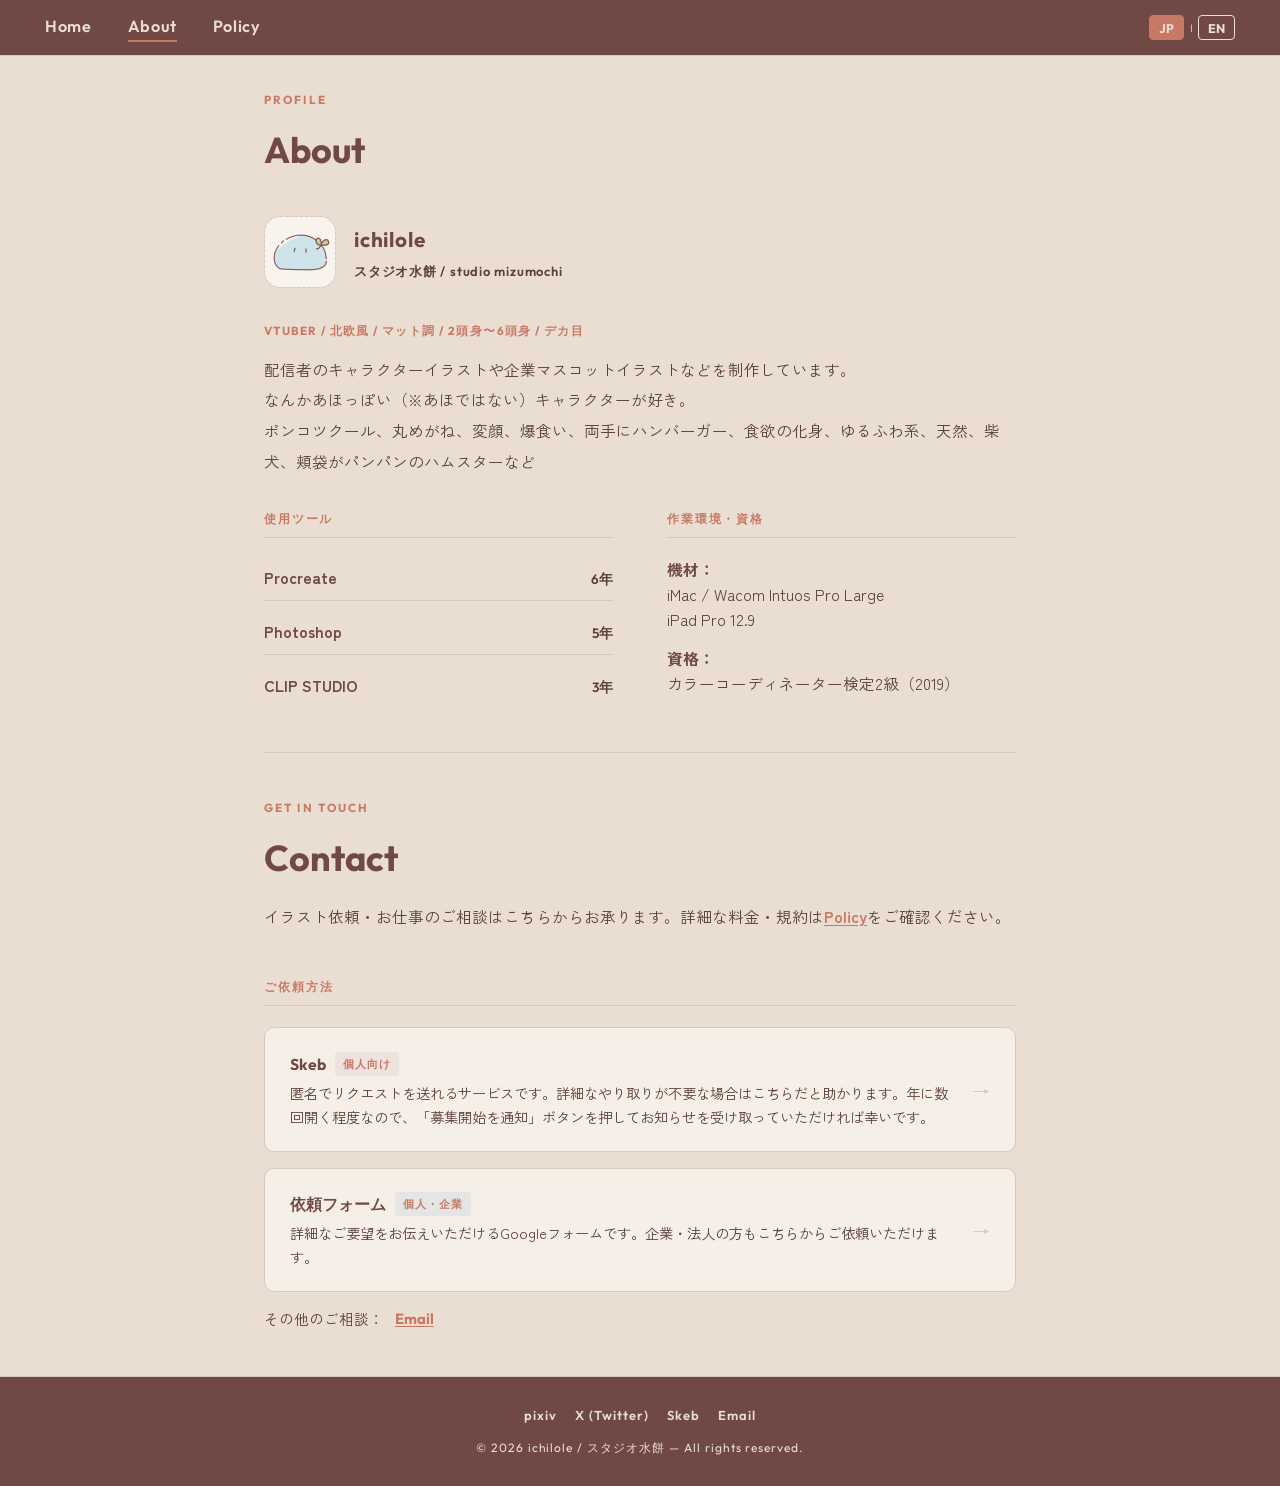
<file: about/index.html>
<!DOCTYPE html>
<html lang="ja">
<head>
<meta charset="UTF-8">
<meta name="viewport" content="width=device-width, initial-scale=1.0">
<meta name="color-scheme" content="only light">
<title>About — ichilole</title>
<meta name="description" content="いちろれ（スタジオ水餅）のプロフィール。VTuber・配信者キャラクター、企業マスコットなどのイラスト制作を承っております。">
<!-- ============================================================
  OGP（SNSシェア時のカード表示）
============================================================ -->
<meta property="og:type"        content="website">
<meta property="og:title"       content="About — ichilole / studio mizumochi">
<meta property="og:description" content="いちろれ / スタジオ水餅のプロフィールと制作スタイル">
<meta property="og:url"         content="https://ichilole.com/about/">
<meta property="og:image"       content="https://ichilole.com/images/og.webp">
<meta property="og:image:type"  content="image/webp">
<meta name="twitter:card"       content="summary_large_image">
<link rel="apple-touch-icon" sizes="180x180" href="/images/favicon/apple-touch-icon.png">
<link rel="icon" type="image/png" sizes="32x32" href="/images/favicon/favicon-32x32.png">
<link rel="icon" type="image/png" sizes="16x16" href="/images/favicon/favicon-16x16.png">
<link rel="manifest" href="/images/favicon/site.webmanifest">
<link rel="preconnect" href="https://fonts.googleapis.com">
<link href="https://fonts.googleapis.com/css2?family=Outfit:wght@400;600;700&family=Zen+Kaku+Gothic+New:wght@400;700&display=swap" rel="stylesheet">
<link rel="stylesheet" href="/style.css">
<style>
*, *::before, *::after { margin: 0; padding: 0; box-sizing: border-box; }

/* iOS Safari が横画面で本文を自動拡大する挙動を無効化（100%固定）*/
html {
  -webkit-text-size-adjust: 100%;
  text-size-adjust: 100%;
}

body {
  font-family: 'Zen Kaku Gothic New', sans-serif;
  background: var(--bg2); color: var(--brown);
  min-height: 100vh; line-height: 1.7;
}

/* ============================================================
  ナビゲーション
============================================================ */
nav {
  position: fixed; top: 0; left: 0; right: 0; z-index: 110;
  background: var(--brown); height: 56px; padding: 0 2.5rem;
  display: flex; align-items: center; justify-content: space-between;
  border-bottom: 1px solid var(--bg3);
}
.nav-center {
  display: flex; gap: 2rem;
}
.nav-center a {
  font-family: 'Outfit', sans-serif; font-size: 0.90rem; font-weight: 600;
  letter-spacing: 0.04em; text-decoration: none; color: var(--bg2);
  padding-bottom: 0px; border-bottom: 2px solid transparent;
  transition: color 0.15s, border-color 0.15s;
}
.nav-center a:hover { color: var(--main); }
.nav-center a.active { color: var(--bg2); border-bottom-color: var(--main); }
.nav-lang { display: flex; gap: 0.3rem; align-items: center; }
.lang-btn {
  font-family: 'Outfit', sans-serif; font-size: 0.7rem; font-weight: 700;
  background: none; border: 1.5px solid var(--bg2); cursor: pointer;
  color: var(--bg2); padding: 0.18rem 0.5rem; border-radius: 4px;
  transition: background 0.15s, color 0.15s, border-color 0.15s;
}
.lang-btn.active { background: var(--main); color: var(--bg2); border-color: var(--main); }
.lang-sep { font-size: 0.6rem; color: var(--bg2); }

@media (max-width: 640px) {
  nav { padding: 0 1.25rem; }
  /* ロゴ削除に伴い、ナビは左寄せ・JP/EN は右（space-between）。項目間隔を詰める */
  .nav-center { gap: 1.1rem; }
  .outer { padding: 4.5rem 1.25rem 3rem; }
  .about-grid { grid-template-columns: 1fr; gap: 1.8rem; }
}

/* 極小幅（〜380px）：ナビと JP/EN が干渉しないよう少しだけ縮める */
@media (max-width: 380px) {
  nav { padding: 0 0.9rem; }
  .nav-center { gap: 0.8rem; }
  .nav-center a { font-size: 0.85rem; }
}

/* ============================================================
  メインコンテンツ
============================================================ */
.outer {
  max-width: 860px; margin: 0 auto;
  padding: 5rem 3rem 2.5rem;
}

.sec-eyebrow {
  font-family: 'Outfit', sans-serif; font-size: 0.65rem; font-weight: 700;
  letter-spacing: 0.18em; text-transform: uppercase;
  color: var(--main); margin-bottom: 0.5rem;
}
.sec-title {
  font-family: 'Outfit', sans-serif; font-size: 2rem; font-weight: 700;
  color: var(--brown); margin-bottom: 2rem;
}

/* ============================================================
  プロフィールヘッダー
============================================================ */
.profile-header {
  /* 区切り線・余白なし（名前ブロックとキャッチコピーの間隔と揃える） */
}

/* アイコン＋名前の横並びブロック */
.profile-name-block {
  display: flex;
  align-items: center;
  gap: 1rem;
  margin-bottom: 1.8rem;
}

.profile-icon {
  width: 72px; height: 72px;
  border-radius: 16px;
  overflow: hidden;
  flex-shrink: 0;
  background: var(--bg2);
  border: 1.5px dashed var(--bg3);
  display: flex; align-items: center; justify-content: center;
}
.profile-icon img {
  width: 100%; height: 100%; object-fit: cover; display: block;
}

.profile-name {
  font-family: 'Outfit', sans-serif; font-size: 1.15rem; font-weight: 700;
  color: var(--brown); letter-spacing: 0.04em;
  margin-bottom: 0.2rem;
}
.profile-name-sub {
  font-family: 'Outfit', sans-serif; font-size: 0.72rem; font-weight: 600;
  color: var(--brown2); letter-spacing: 0.06em;
}

.about-catch {
  font-size: 0.87rem; color: var(--brown2);
  line-height: 1.95;
  margin-bottom: 1.8rem;
}
.about-catch strong {
  display: block;
  font-family: 'Outfit', sans-serif;
  font-size: 0.65rem; font-weight: 700;
  letter-spacing: 0.12em; text-transform: uppercase;
  color: var(--main);
  margin-bottom: 0.65rem;
}

/* ============================================================
  グリッドレイアウト（ツール・環境）
============================================================ */
.about-grid {
  display: grid; grid-template-columns: 1fr 1fr;
  gap: 3rem; margin-bottom: 2.5rem;
}
.about-block-title {
  font-family: 'Outfit', sans-serif; font-size: 0.65rem; font-weight: 700;
  letter-spacing: 0.16em; text-transform: uppercase;
  color: var(--main); margin-bottom: 1.1rem;
  padding-bottom: 0.4rem; border-bottom: 1px solid var(--bg3);
}

/* ============================================================
  ツールリスト（文字のみ）
============================================================ */
.tool-list { display: flex; flex-direction: column; gap: 0.55rem; }
.tool-item {
  display: flex; align-items: baseline;
  justify-content: space-between;
  padding: 0.45rem 0;
  border-bottom: 1px solid var(--bg3);
}
.tool-item:last-child { border-bottom: none; }
.tool-name { font-size: 0.87rem; font-weight: 700; color: var(--brown); }
.tool-years {
  font-family: 'Outfit', sans-serif; font-size: 0.75rem;
  font-weight: 600; color: var(--brown2);
}

/* ============================================================
  環境・資格
============================================================ */
.env-list { display: flex; flex-direction: column; gap: 0.75rem; }
.env-item { font-size: 0.87rem; color: var(--brown2); line-height: 1.6; }
.env-item strong { color: var(--brown); font-weight: 700; }

/* ============================================================
  Contactセクション（区切り）
============================================================ */
.contact-section {
  margin-top: 0;
  padding-top: 2.5rem;
  border-top: 1px solid var(--bg3);
}
.contact-section .sec-title {
  margin-bottom: 0.8rem;
}

.intro {
  font-size: 0.87rem; color: var(--brown2);
  line-height: 1.85; margin-bottom: 2.5rem;
}
.intro a {
  color: var(--main); font-weight: 700;
  text-decoration: underline; text-underline-offset: 2px;
}

/* 依頼方法カード */
.method-section-title {
  font-family: 'Outfit', sans-serif; font-size: 0.65rem; font-weight: 700;
  letter-spacing: 0.18em; text-transform: uppercase;
  color: var(--main);
  padding-bottom: 0.45rem; margin-bottom: 1.2rem;
  border-bottom: 1px solid var(--bg3);
}
.method-cards { display: flex; flex-direction: column; gap: 0.85rem; margin-bottom: 0.75rem; }

.method-card {
  background: var(--bg); border: 1.5px solid var(--bg3);
  border-radius: 10px; padding: 1.25rem 1.4rem;
  display: flex; align-items: flex-start; gap: 1.1rem;
  text-decoration: none; color: inherit;
  transition: border-color 0.15s, box-shadow 0.15s, transform 0.12s;
  cursor: pointer;
}
.method-card:hover {
  border-color: var(--main);
  box-shadow: 0 2px 12px rgba(197, 124, 108, 0.12);
  transform: translateY(-1px);
}
.method-card-body { flex: 1; min-width: 0; }
.method-card-name {
  font-family: 'Outfit', sans-serif; font-size: 0.87rem; font-weight: 700;
  color: var(--brown); margin-bottom: 0.2rem;
  display: flex; align-items: center; gap: 0.5rem;
}
.method-card-tag {
  font-family: 'Outfit', sans-serif; font-size: 0.6rem; font-weight: 700;
  letter-spacing: 0.08em; text-transform: uppercase;
  background: var(--pink-l); color: var(--main);
  padding: 0.15rem 0.45rem; border-radius: 3px;
}
.method-card.blue .method-card-tag { background: var(--blue-l); color: var(--main); }
.method-card-desc {
  font-size: 0.8rem; color: var(--brown2); line-height: 1.65;
}
.method-card-arrow {
  color: var(--bg3); font-size: 1rem; flex-shrink: 0;
  align-self: center; transition: color 0.15s, transform 0.15s;
}
.method-card:hover .method-card-arrow { color: var(--main); transform: translateX(2px); }

/* メールリンク */
.email-row {
  display: flex; align-items: center; gap: 0.6rem;
  font-size: 0.82rem; color: var(--brown2);
  margin-top: 0.5rem;
}
.email-row a {
  color: var(--main); font-weight: 700;
  text-decoration: underline; text-underline-offset: 2px;
  font-family: 'Outfit', sans-serif;
}

@media (max-width: 640px) {
  .method-card { padding: 1rem 1.1rem; gap: 0.85rem; }
}

/* ============================================================
  フッター
============================================================ */
footer {
  text-align: center; padding: 1.5rem;
  background: var(--brown);
  border-top: 1px solid var(--bg3);
  font-family: 'Outfit', sans-serif;
  font-size: 0.67rem; letter-spacing: 0.08em; color: var(--bg2);
}
.footer-sns {
  display: flex; justify-content: center;
  flex-wrap: wrap; gap: 1rem; margin-bottom: 0.7rem;
}
.footer-sns a {
  font-family: 'Outfit', sans-serif; font-size: 0.72rem; font-weight: 600;
  color: var(--bg2); text-decoration: none; transition: color 0.15s;
}
.footer-sns a:hover { color: var(--main); }
</style>
</head>
<body>

<nav>
  <div class="nav-center">
    <a href="/">Home</a>
    <a class="active" href="/about/">About</a>
    <a href="/policy/">Policy</a>
  </div>
  <div class="nav-lang">
    <button class="lang-btn active" id="btn-ja" onclick="setLang('ja')">JP</button>
    <span class="lang-sep">|</span>
    <button class="lang-btn"        id="btn-en" onclick="setLang('en')">EN</button>
  </div>
</nav>

<div class="outer">
  <div class="sec-eyebrow">Profile</div>
  <div class="sec-title">About</div>

  <!-- プロフィールヘッダー -->
  <div class="profile-header">
    <div class="profile-text">

      <!-- アイコン＋名前ブロック -->
      <div class="profile-name-block">

        <div class="profile-icon">
          <img src="/images/abouticon.png" alt="ichilole アイコン">
        </div>

        <!-- 名前テキスト -->
        <div>
          <div class="profile-name">ichilole</div>
          <div class="profile-name-sub">スタジオ水餅 / studio mizumochi</div>
        </div>
      </div>

      <!-- キャッチコピー -->
      <div class="about-catch" id="aboutCatch"></div>
    </div>
  </div>

  <!-- ツール・環境グリッド -->
  <div class="about-grid">
    <!-- 使用ツール -->
    <div>
      <div class="about-block-title" id="toolsLabel">使用ツール</div>
      <div class="tool-list">
        <!--
          ▼▼▼ ツール・経験年数を変更する場合 ▼▼▼
          tool-name と tool-years のテキストを書き換えてください
        -->
        <div class="tool-item">
          <span class="tool-name">Procreate</span>
          <span class="tool-years" id="proc-yr">6年</span>
        </div>
        <div class="tool-item">
          <span class="tool-name">Photoshop</span>
          <span class="tool-years" id="ps-yr">5年</span>
        </div>
        <div class="tool-item">
          <span class="tool-name">CLIP STUDIO</span>
          <span class="tool-years" id="csp-yr">3年</span>
        </div>
      </div>
    </div>

    <!-- 作業環境・資格 -->
    <div>
      <div class="about-block-title" id="envLabel">作業環境・資格</div>
      <div class="env-list">
        <div class="env-item">
          <strong id="deviceLabel">機材：</strong><br>iMac / Wacom Intuos Pro Large<br>iPad Pro 12.9
        </div>
        <div class="env-item">
          <strong id="qualLabel">資格：</strong><br>
          <span id="qualText">カラーコーディネーター検定2級（2019）</span>
        </div>
      </div>
    </div>
  </div>

  <!-- ============================================================
    Contactセクション（旧 contact/index.html から統合）
  ============================================================ -->
  <div class="contact-section">
    <div class="sec-eyebrow">Get in Touch</div>
    <h2 class="sec-title" id="contactTitle">Contact</h2>
    <p class="intro" id="introText"></p>

    <!-- 依頼方法 -->
    <div class="method-section-title" id="methodTitle">ご依頼方法</div>
    <div class="method-cards">

      <!-- Skeb -->
      <a class="method-card" href="https://skeb.jp/@ichilole" target="_blank" rel="noopener">
        <div class="method-card-body">
          <div class="method-card-name">
            Skeb
            <span class="method-card-tag" id="skebTag">個人向け</span>
          </div>
          <p class="method-card-desc" id="skebDesc"></p>
        </div>
        <div class="method-card-arrow">→</div>
      </a>

      <!-- Googleフォーム -->
      <a class="method-card blue" href="https://docs.google.com/forms/d/e/1FAIpQLSf21X2YyK_ejuo0bX0wreG9IrnfB2-KlF3X2YNqGFd21tinuA/viewform?usp=header" target="_blank" rel="noopener">
        <div class="method-card-body">
          <div class="method-card-name">
            <span id="formCardName">依頼フォーム</span>
            <span class="method-card-tag" id="formTag">個人・企業</span>
          </div>
          <p class="method-card-desc" id="formDesc"></p>
        </div>
        <div class="method-card-arrow">→</div>
      </a>

    </div>

    <!-- メール -->
    <div class="email-row">
      <span id="emailLabel">その他のご相談：</span>
      <a id="emailLink" href="#">Email</a>
    </div>
  </div>
</div>

<footer>
  <div class="footer-sns" id="footerSns"></div>
  <div>© <span id="year"></span> ichilole / スタジオ水餅 — All rights reserved.</div>
</footer>

<script>
/* ----------------------------------------------------------
  ▼▼▼ SNSリンクの設定 ▼▼▼
  href にURLを入れてください
---------------------------------------------------------- */
const SNS_LINKS = [
  { label_ja: 'pixiv',       label_en: 'pixiv',       href: 'https://pixiv.me/ichilolule' },
  { label_ja: 'X (Twitter)', label_en: 'X (Twitter)', href: 'https://x.com/ichilole' },
  { label_ja: 'Skeb',        label_en: 'Skeb',        href: 'https://skeb.jp/@ichilole' },
  { label_ja: 'Email',       label_en: 'Email',       href: 'mailto:' + 'contact' + '@' + 'ichilole.com' },
];

/* ----------------------------------------------------------
  言語テキスト定義
  ▼▼▼ テキストを変更したい場合はここを編集してください ▼▼▼
---------------------------------------------------------- */
const LANG = {
  ja: {
    aboutCatch:
      '<strong>VTuber / 北欧風 / マット調 / 2頭身〜6頭身 / デカ目</strong>' +
      '配信者のキャラクターイラストや企業マスコットイラストなどを制作しています。<br>' +
      'なんかあほっぽい（※あほではない）キャラクターが好き。<br>' +
      'ポンコツクール、丸めがね、変顔、爆食い、両手にハンバーガー、食欲の化身、ゆるふわ系、天然、柴犬、頬袋がパンパンのハムスターなど',
    toolsLabel:   '使用ツール',
    envLabel:     '作業環境・資格',
    deviceLabel:  '機材：',
    qualLabel:    '資格：',
    qualText:     'カラーコーディネーター検定2級（2019）',
    procYr: '6年', psYr: '5年', cspYr: '3年',

    /* Contact セクション */
    contactTitle: 'Contact',
    introText:    'イラスト依頼・お仕事のご相談はこちらからお承ります。詳細な料金・規約は<a href="/policy/">Policy</a>をご確認ください。',
    methodTitle:  'ご依頼方法',
    skebTag:      '個人向け',
    skebDesc:     '匿名でリクエストを送れるサービスです。詳細なやり取りが不要な場合はこちらだと助かります。年に数回開く程度なので、「募集開始を通知」ボタンを押してお知らせを受け取っていただければ幸いです。',
    formCardName: '依頼フォーム',
    formTag:      '個人・企業',
    formDesc:     '詳細なご要望をお伝えいただけるGoogleフォームです。企業・法人の方もこちらからご依頼いただけます。',
    emailLabel:   'その他のご相談：',
  },
  en: {
    aboutCatch:
      '<strong>VTuber / Nordic / Matte / 2–6 heads tall / Big anime eyes</strong>' +
      'Creating character illustrations for streamers and corporate mascots.<br>' +
      "I'm drawn to characters who come across as a little dopey (though they're really not).<br>" +
      'soft and fluffy types, airheads, cool-looking disasters, round glasses, silly faces, shiba inu, excessive eating, hamburgers in both hands, the physical embodiment of appetite, hamsters with cheeks so full they start looking like hammerhead sharks',
    toolsLabel:   'Tools',
    envLabel:     'Setup & Credentials',
    deviceLabel:  'Device: ',
    qualLabel:    'Qualification: ',
    qualText:     'Color Coordinator Exam Level 2 (2019)',
    procYr: '6 yr', psYr: '5 yr', cspYr: '3 yr',

    /* Contact section */
    contactTitle: 'Contact',
    introText:    'For illustration commissions and project inquiries, please reach out via one of the options below. For full pricing and terms, please see the <a href="/policy/">Policy</a> page.',
    methodTitle:  'How to Commission',
    skebTag:      'Personal',
    skebDesc:     'Send an anonymous request via Skeb — ideal if you prefer minimal back-and-forth. I open Skeb only a few times a year, so tapping the "Notify me" button is the best way to catch the next opening.',
    formCardName: 'Commission Form',
    formTag:      'Personal · Corporate',
    formDesc:     'A detailed Google Form for sharing your full request. Suitable for both personal and corporate clients.',
    emailLabel:   'Other inquiries:',
  },
};

/* ----------------------------------------------------------
  言語切り替え
---------------------------------------------------------- */
function setLang(lang) {
  localStorage.setItem('lang', lang);
  const t = LANG[lang];

  document.getElementById('btn-ja').classList.toggle('active', lang === 'ja');
  document.getElementById('btn-en').classList.toggle('active', lang === 'en');

  /* About 既存要素 */
  document.getElementById('aboutCatch').innerHTML          = t.aboutCatch;
  document.getElementById('toolsLabel').textContent        = t.toolsLabel;
  document.getElementById('envLabel').textContent          = t.envLabel;
  document.getElementById('deviceLabel').textContent       = t.deviceLabel;
  document.getElementById('qualLabel').textContent         = t.qualLabel;
  document.getElementById('qualText').textContent          = t.qualText;
  document.getElementById('proc-yr').textContent           = t.procYr;
  document.getElementById('ps-yr').textContent             = t.psYr;
  document.getElementById('csp-yr').textContent            = t.cspYr;

  /* Contact 要素 */
  const textIds = [
    'contactTitle','methodTitle','skebTag','skebDesc',
    'formCardName','formTag','formDesc','emailLabel'
  ];
  textIds.forEach(id => {
    const el = document.getElementById(id);
    if (el && t[id] !== undefined) el.textContent = t[id];
  });
  const htmlIds = ['introText'];
  htmlIds.forEach(id => {
    const el = document.getElementById(id);
    if (el && t[id] !== undefined) el.innerHTML = t[id];
  });

  renderFooterSns(lang);
}

/* ----------------------------------------------------------
  SNSリンク描画（フッター）
---------------------------------------------------------- */
function renderFooterSns(lang) {
  const el = document.getElementById('footerSns');
  if (!el) return;
  el.innerHTML = SNS_LINKS.map(s =>
    `<a href="${s.href}" target="_blank" rel="noopener">${s['label_' + lang]}</a>`
  ).join('');
}

/* 初期化 */
setLang(localStorage.getItem('lang') || 'ja');

/* メールアドレスJS組み立て */
(function() {
  const u = 'contact';
  const d = 'ichilole.com';
  const el = document.getElementById('emailLink');
  if (el) el.href = 'mailto:' + u + '@' + d;
})();

document.getElementById('year').textContent = new Date().getFullYear();
</script>
</body>
</html>
</file>
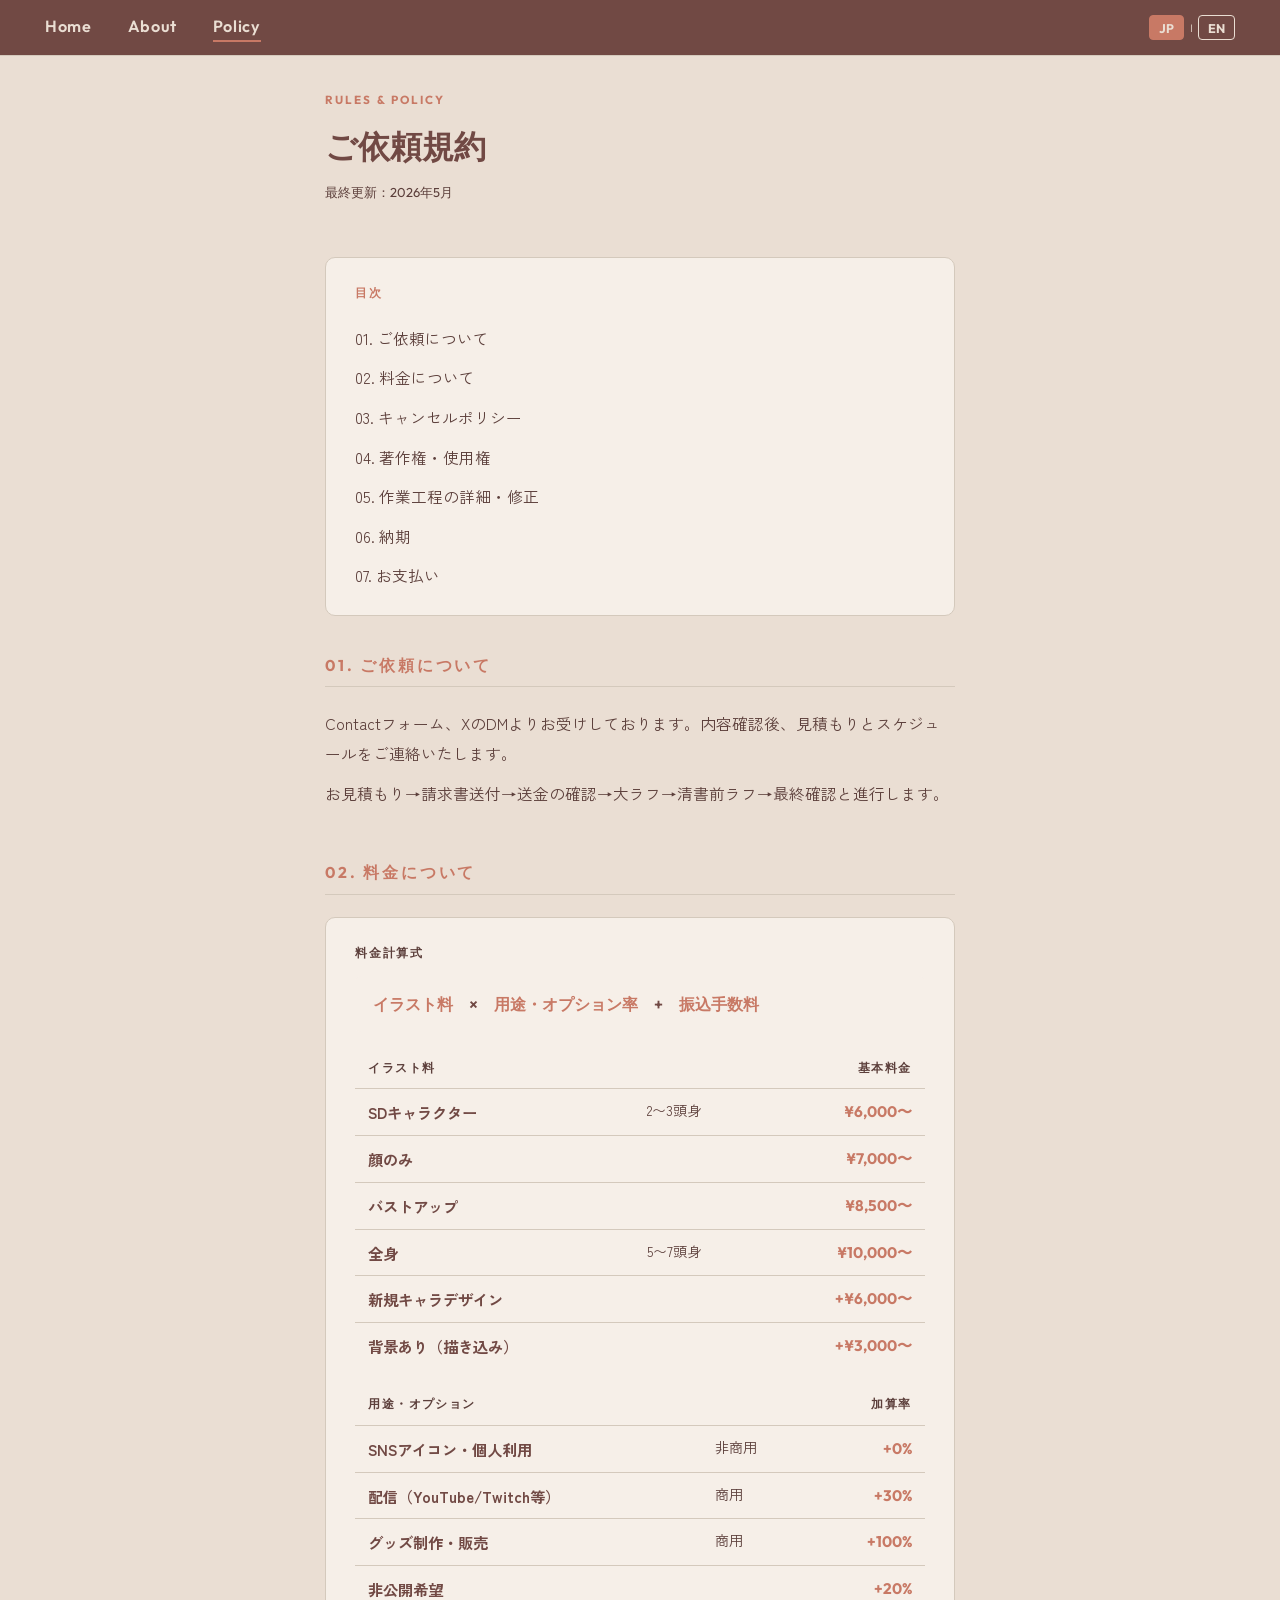
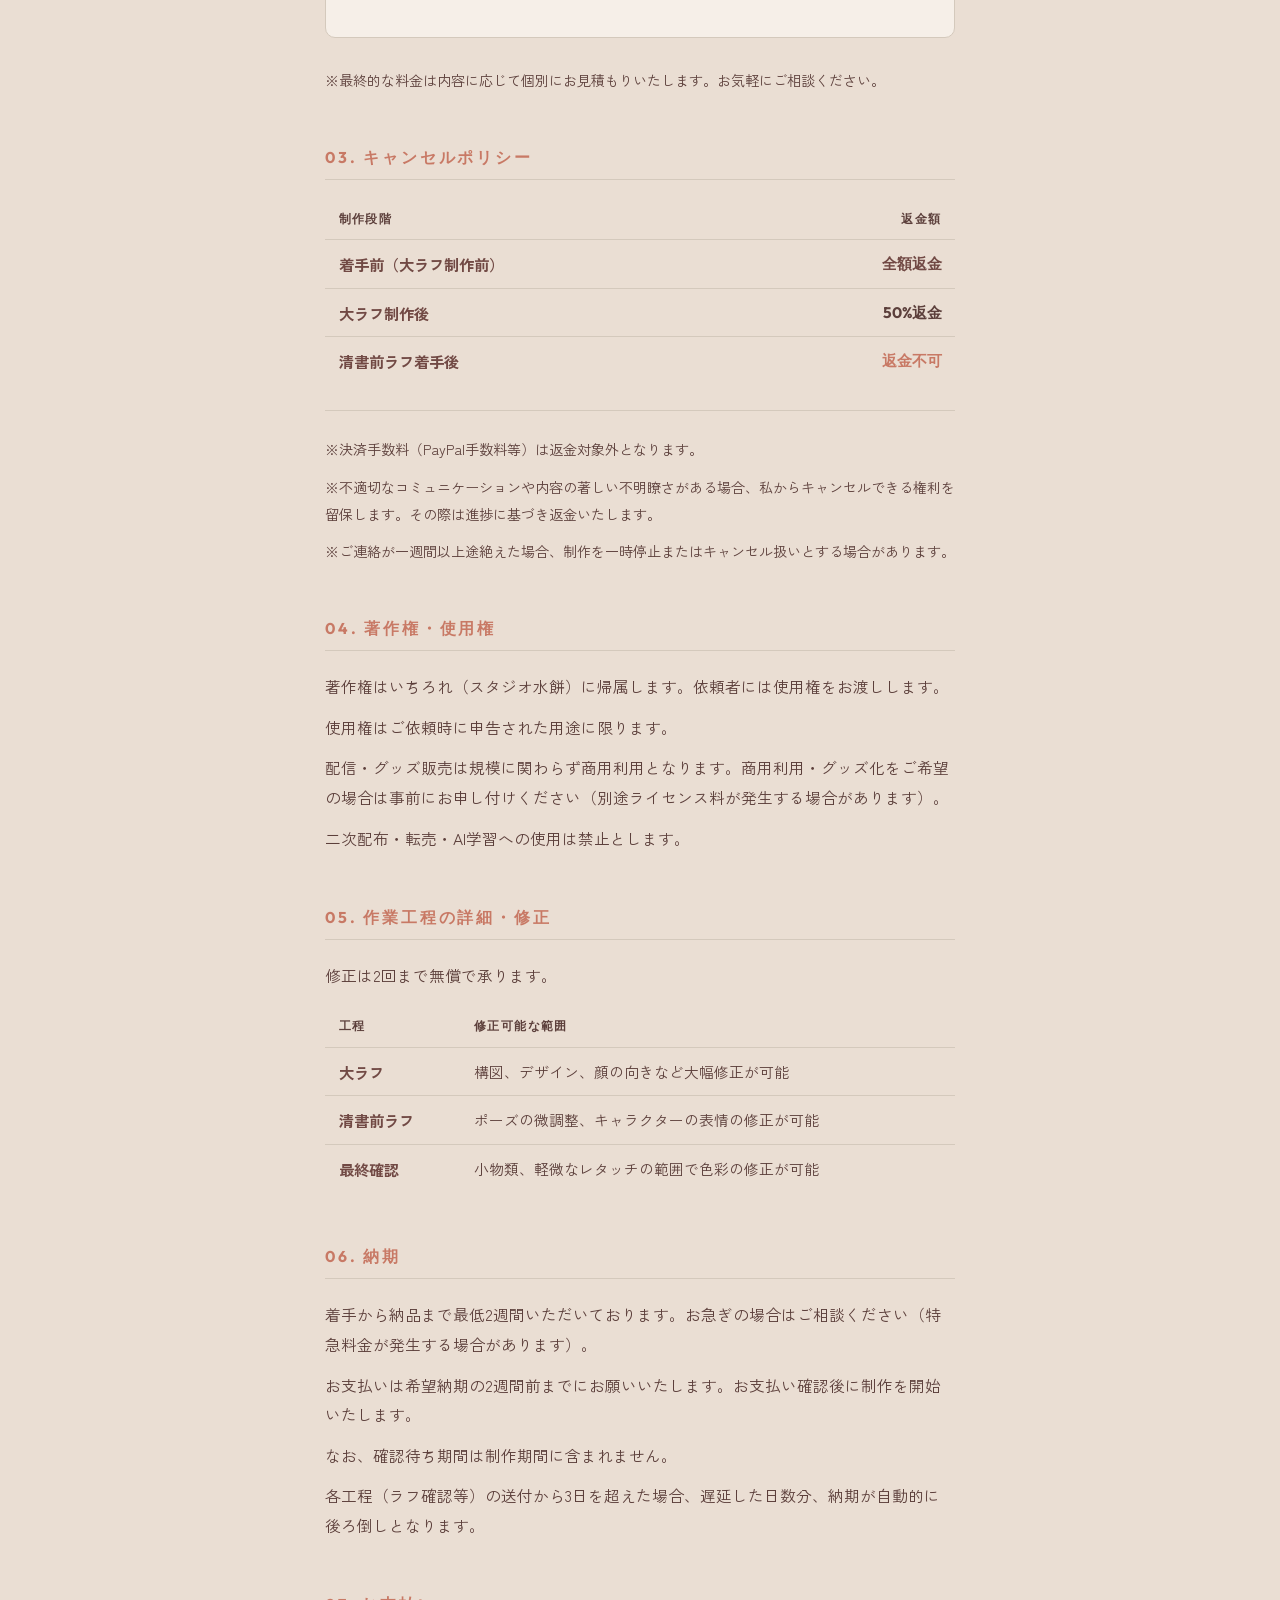
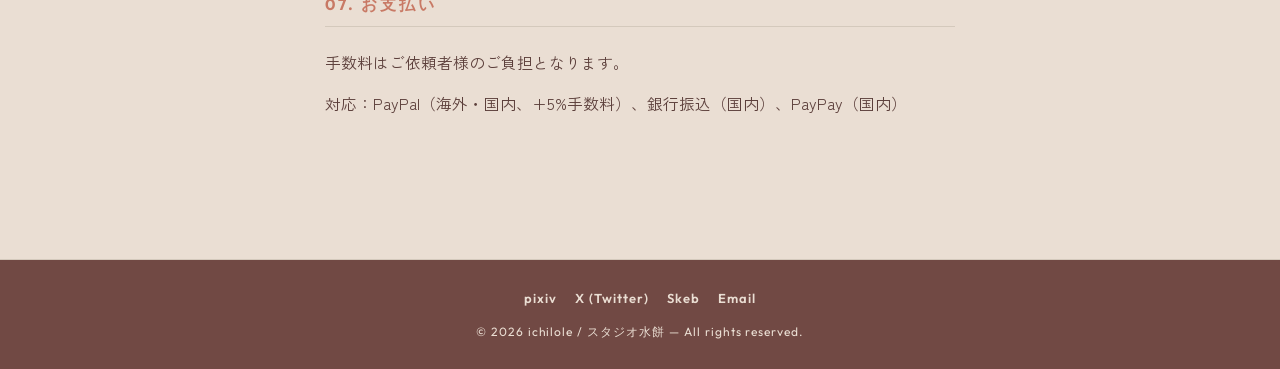
<file: policy/index.html>
<!DOCTYPE html>
<html lang="ja">
<head>
<meta charset="UTF-8">
<meta name="viewport" content="width=device-width, initial-scale=1.0">
<meta name="color-scheme" content="only light">
<title>Policy — ichilole</title>
<meta name="description" content="いちろれ（スタジオ水餅）の料金・ご依頼規約。Pricing and commission terms for ichilole / studio mizumochi.">
<!-- ============================================================
  OGP（SNSシェア時のカード表示）
============================================================ -->
<meta property="og:type"        content="website">
<meta property="og:title"       content="Policy — ichilole / studio mizumochi">
<meta property="og:description" content="ご依頼に関する規約・ポリシーについて">
<meta property="og:url"         content="https://ichilole.com/policy/">
<meta property="og:image"       content="https://ichilole.com/images/og.webp">
<meta property="og:image:type"  content="image/webp">
<meta name="twitter:card"       content="summary_large_image">
<link rel="apple-touch-icon" sizes="180x180" href="/images/favicon/apple-touch-icon.png">
<link rel="icon" type="image/png" sizes="32x32" href="/images/favicon/favicon-32x32.png">
<link rel="icon" type="image/png" sizes="16x16" href="/images/favicon/favicon-16x16.png">
<link rel="manifest" href="/images/favicon/site.webmanifest">
<link rel="preconnect" href="https://fonts.googleapis.com">
<link href="https://fonts.googleapis.com/css2?family=Outfit:wght@400;600;700&family=Zen+Kaku+Gothic+New:wght@400;700&display=swap" rel="stylesheet">
<link rel="stylesheet" href="/style.css">

<style>
*, *::before, *::after { margin: 0; padding: 0; box-sizing: border-box; }

/* iOS Safari が横画面で本文を自動拡大する挙動を無効化（100%固定）*/
html {
  -webkit-text-size-adjust: 100%;
  text-size-adjust: 100%;
}
body {
  font-family: 'Zen Kaku Gothic New', sans-serif;
  background: var(--bg2); color: var(--brown);
  min-height: 100vh; line-height: 1.7;
}

/* ============================================================
  ナビゲーション
============================================================ */
nav {
  position: fixed; top: 0; left: 0; right: 0; z-index: 110;
  background: var(--brown); height: 56px; padding: 0 2.5rem;
  display: flex; align-items: center; justify-content: space-between;
  border-bottom: 1px solid var(--bg3);
}
.nav-center {
  display: flex; gap: 2rem;
}
.nav-center a {
  font-family: 'Outfit', sans-serif; font-size: 0.90rem; font-weight: 600;
  letter-spacing: 0.04em; text-decoration: none; color: var(--bg2);
  padding-bottom: 0px; border-bottom: 2px solid transparent;
  transition: color 0.15s, border-color 0.15s;
}
.nav-center a:hover { color: var(--main); }
.nav-center a.active { color: var(--bg2); border-bottom-color: var(--main); }
.nav-lang { display: flex; gap: 0.3rem; align-items: center; position: relative; z-index: 110; }
.lang-btn {
  font-family: 'Outfit', sans-serif; font-size: 0.7rem; font-weight: 700;
  background: none; border: 1.5px solid var(--bg2); cursor: pointer;
  color: var(--bg2); padding: 0.18rem 0.5rem; border-radius: 4px;
  transition: background 0.15s, color 0.15s, border-color 0.15s;
}
.lang-btn.active { background: var(--main); color: var(--bg2); border-color: var(--main); }
.lang-sep { font-size: 0.6rem; color: var(--bg2); }

@media (max-width: 640px) {
  nav { padding: 0 1.25rem; }
  /* ロゴ削除に伴い、ナビは左寄せ・JP/EN は右（space-between）。項目間隔を詰める */
  .nav-center { gap: 1.1rem; }
  .outer { padding: 4.5rem 1.25rem 3rem; }
  .plan-cards { grid-template-columns: 1fr; }
  .formula-box { padding: 1rem; }
  .price-table, .cancel-table, .revision-table { font-size: 0.78rem; }
  .price-table th, .price-table td,
  .cancel-table th, .cancel-table td,
  .revision-table th, .revision-table td { padding: 0.45rem 0.5rem; }
  .revision-table .td-stage { white-space: normal; }
}

/* 極小幅（〜380px）：ナビと JP/EN が干渉しないよう少しだけ縮める */
@media (max-width: 380px) {
  nav { padding: 0 0.9rem; }
  .nav-center { gap: 0.8rem; }
  .nav-center a { font-size: 0.85rem; }
}

/* ============================================================
  メインコンテンツ
============================================================ */
.outer {
  max-width: 720px; margin: 0 auto;
  padding: 5rem 2.5rem 5rem;
}
.sec-eyebrow {
  font-family: 'Outfit', sans-serif; font-size: 0.65rem; font-weight: 700;
  letter-spacing: 0.18em; text-transform: uppercase;
  color: var(--main); margin-bottom: 0.5rem;
}
.page-title {
  font-family: 'Outfit', sans-serif; font-size: 1.8rem; font-weight: 700;
  color: var(--brown); margin-bottom: 0.4rem;
}
.page-updated {
  font-family: 'Outfit', sans-serif; font-size: 0.72rem;
  color: var(--brown2); margin-bottom: 3rem;
}

/* ============================================================
  セクション共通
============================================================ */
.p-section {
  margin-bottom: 2.8rem;
  scroll-margin-top: 5rem;
}

.p-section-title {
  font-family: 'Outfit', sans-serif; font-size: 0.87rem; font-weight: 700;
  letter-spacing: 0.18em; text-transform: uppercase;
  color: var(--main);
  padding-bottom: 0.45rem; margin-bottom: 1.2rem;
  border-bottom: 1px solid var(--bg3);
}
.p-section p {
  font-size: 0.87rem; color: var(--brown2);
  line-height: 1.9; margin-bottom: 0.6rem;
}
.p-section p:last-child { margin-bottom: 0; }
.p-section strong { color: var(--brown); }
.p-small { font-size: 0.78rem !important; color: var(--brown2); }

/* ============================================================
  料金計算式ボックス
============================================================ */
.formula-box {
  background: var(--bg); border-radius: 10px;
  border: 1.5px solid var(--bg3);
  padding: 1.4rem 1.6rem; margin-bottom: 1.6rem;
}
.formula-label {
  font-family: 'Outfit', sans-serif; font-size: 0.65rem; font-weight: 700;
  letter-spacing: 0.16em; text-transform: uppercase;
  color: var(--brown2); margin-bottom: 0.75rem;
}
.formula-text {
  font-family: 'Outfit', sans-serif; font-size: 0.9rem; font-weight: 600;
  color: var(--brown); line-height: 1.8;
  background: var(--bg); border-radius: 6px;
  padding: 0.75rem 1rem; margin-bottom: 1rem;
}
.formula-text span { color: var(--main); }

/* 料金内訳テーブル */
.price-table {
  width: 100%; border-collapse: collapse;
  font-size: 0.85rem;
}
.price-table th {
  font-family: 'Outfit', sans-serif; font-size: 0.65rem; font-weight: 700;
  letter-spacing: 0.12em; text-transform: uppercase;
  color: var(--brown2); text-align: left;
  padding: 0.4rem 0.75rem 0.6rem;
  border-bottom: 1px solid var(--bg3);
}
.price-table td {
  padding: 0.55rem 0.75rem;
  color: var(--brown2); vertical-align: top;
  border-bottom: 1px solid var(--bg3);
}
.price-table tr:last-child td { border-bottom: none; }
.price-table .td-item { font-weight: 700; color: var(--brown); }
.price-table .td-price {
  font-family: 'Outfit', sans-serif; font-weight: 700;
  color: var(--main); white-space: nowrap; text-align: right;
}
.price-table .td-note { font-size: 0.78rem; color: var(--brown2); }

/* セクション内の区切り */
.p-divider { height: 1px; background: var(--bg3); margin: 1.4rem 0; }

/* プランサマリー */
.plan-cards {
  display: grid; grid-template-columns: 1fr 1fr;
  gap: 0.85rem; margin-bottom: 1.2rem;
}
.plan-card {
  background: var(--bg); border-radius: 9px;
  border: 1.5px solid var(--bg3);
  padding: 1rem 1.1rem;
}
.plan-card-name {
  font-size: 0.87rem; font-weight: 700; color: var(--brown);
  margin-bottom: 0.25rem;
}
.plan-card-desc { font-size: 0.75rem; color: var(--brown2); margin-bottom: 0.6rem; }
.plan-card-price {
  font-family: 'Outfit', sans-serif; font-size: 1.1rem; font-weight: 700;
  color: var(--main);
}

/* キャンセルポリシー段階表 */
.cancel-table { width: 100%; border-collapse: collapse; font-size: 0.85rem; }
.cancel-table th {
  font-family: 'Outfit', sans-serif; font-size: 0.65rem; font-weight: 700;
  letter-spacing: 0.12em; text-transform: uppercase;
  color: var(--brown2); text-align: left;
  padding: 0.4rem 0.75rem 0.6rem;
  border-bottom: 1px solid var(--bg3);
}
.cancel-table td {
  padding: 0.6rem 0.75rem;
  border-bottom: 1px solid var(--bg3); vertical-align: middle;
}
.cancel-table tr:last-child td { border-bottom: none; }
.cancel-table .td-stage { font-weight: 700; color: var(--brown); }
.cancel-table .td-refund {
  font-family: 'Outfit', sans-serif; font-weight: 700;
  text-align: right; white-space: nowrap;
}
.refund-full    { color: var(--brown); }
.refund-partial { color: var(--brown2); }
.refund-none    { color: var(--main); }

/* 修正ポリシー表 */
.revision-table { width: 100%; border-collapse: collapse; font-size: 0.85rem; margin-bottom: 0.6rem; }
.revision-table th {
  font-family: 'Outfit', sans-serif; font-size: 0.65rem; font-weight: 700;
  letter-spacing: 0.12em; text-transform: uppercase;
  color: var(--brown2); text-align: left;
  padding: 0.4rem 0.75rem 0.6rem;
  border-bottom: 1px solid var(--bg3);
}
.revision-table td {
  padding: 0.6rem 0.75rem;
  border-bottom: 1px solid var(--bg3); vertical-align: top;
}
.revision-table tr:last-child td { border-bottom: none; }
.revision-table .td-stage { font-weight: 700; color: var(--brown); white-space: nowrap; }
.revision-table .td-scope { font-size: 0.82rem; color: var(--brown2); }

/* フッター */
footer {
  text-align: center; padding: 1.5rem;
  background: var(--brown);
  border-top: 1px solid var(--bg3);
  font-family: 'Outfit', sans-serif;
  font-size: 0.67rem; letter-spacing: 0.08em; color: var(--bg2);
}
.footer-sns {
  display: flex; justify-content: center;
  flex-wrap: wrap; gap: 1rem;
  margin-bottom: 0.7rem;
}
.footer-sns a {
  font-family: 'Outfit', sans-serif; font-size: 0.72rem; font-weight: 600;
  color: var(--bg2); text-decoration: none;
  transition: color 0.15s;
}
.footer-sns a:hover { color: var(--bg); }

/* ============================================================
  見出しハイライト
============================================================ */
@keyframes section-flash {
  0%   { background-color: transparent; }
  15%  { background-color: color-mix(in srgb, var(--main) 12%, transparent); }
  100% { background-color: transparent; }
}
.p-section.highlight-flash {
  border-radius: 6px;
  animation: section-flash 1.6s ease-out forwards;
}

/* ============================================================
  目次（Table of Contents）
============================================================ */
.toc {
  background: var(--bg); border-radius: 10px;
  border: 1.5px solid var(--bg3);
  padding: 1.4rem 1.6rem; margin-bottom: 2rem;
}
.toc-title {
  font-family: 'Outfit', sans-serif; font-size: 0.65rem; font-weight: 700;
  letter-spacing: 0.18em; text-transform: uppercase;
  color: var(--main); margin-bottom: 1rem;
}
.toc-list {
  list-style: none;
}
.toc-list li {
  margin-bottom: 0.5rem;
}
.toc-list li:last-child {
  margin-bottom: 0;
}
.toc-list a {
  font-size: 0.87rem; color: var(--brown2); text-decoration: none;
  transition: color 0.15s;
  padding: 0.25rem 0;
  border-bottom: 1px solid transparent;
}
.toc-list a:hover {
  color: var(--brown); border-bottom-color: var(--main);
}
.toc-list a.active {
  color: var(--main); font-weight: 700;
}
</style>
</head>
<body>

<nav>
  <div class="nav-center">
    <a href="/">Home</a>
    <a href="/about/">About</a>
    <a class="active" href="/policy/">Policy</a>
  </div>
  <div class="nav-lang">
    <button class="lang-btn active" id="btn-ja" onclick="setLang('ja')">JP</button>
    <span class="lang-sep">|</span>
    <button class="lang-btn"        id="btn-en" onclick="setLang('en')">EN</button>
  </div>
</nav>

<div class="outer">
  <div class="sec-eyebrow">Rules & Policy</div>
  <div class="page-title" id="pageTitle">ご依頼規約</div>
  <div class="page-updated" id="pageUpdated">最終更新：2026年4月</div>

  <!-- 目次 -->
  <div class="toc">
    <div class="toc-title" id="tocTitle">目次</div>
    <ul class="toc-list">
      <li><a href="#sec-01" id="toc-01">01. ご依頼について</a></li>
      <li><a href="#sec-02" id="toc-02">02. 料金について</a></li>
      <li><a href="#sec-03" id="toc-03">03. キャンセルポリシー</a></li>
      <li><a href="#sec-04" id="toc-04">04. 著作権・使用権</a></li>
      <li><a href="#sec-05" id="toc-05">05. 修正について</a></li>
      <li><a href="#sec-06" id="toc-06">06. 納期</a></li>
      <li><a href="#sec-07" id="toc-07">07. お支払い</a></li>
    </ul>
  </div>

  <!-- 01 -->
  <div class="p-section" id="sec-01">
    <div class="p-section-title" id="sec1Title">01. ご依頼について</div>
    <p id="sec1Body1">Contactフォーム、XのDMよりお受けしております。内容確認後、見積もりとスケジュールをご連絡いたします。</p>
    <p id="sec1Body2">大ラフ→清書前モノクロラフ→最終確認の各工程でご確認をいただきながら進行いたします。</p>
  </div>

  <!-- 02 -->
  <div class="p-section" id="sec-02">
    <div class="p-section-title" id="sec2Title">02. 料金について</div>

    <!-- プランサマリーカード：非表示中（再表示はここの style="display:none" を削除） -->
    <div class="plan-cards" style="display:none;">
      <div class="plan-card">
        <div class="plan-card-name" id="plan1Name">SNSアイコン・個人用</div>
        <div class="plan-card-desc" id="plan1Desc">顔のみ・既存キャラ・非商用</div>
        <div class="plan-card-price" id="plan1Price">¥7,000〜</div>
      </div>
      <div class="plan-card">
        <div class="plan-card-name" id="plan2Name">配信活動向け</div>
        <div class="plan-card-desc" id="plan2Desc">全身・新規キャラデザ・商用利用込</div>
        <div class="plan-card-price" id="plan2Price">¥20,800〜</div>
      </div>
    </div>

    <div class="formula-box">
      <div class="formula-label" id="formulaLabel">料金計算式</div>
      <div class="formula-text" id="formulaText">
        （<span>イラスト料</span> ＋ <span>デザイン料</span>）×（<span>用途率</span> ＋ <span>非公開率</span>）＋ <span>振込手数料</span>
      </div>

      <table class="price-table" style="margin-bottom:1rem;">
        <thead>
          <tr>
            <th id="th1a">イラスト料</th>
            <th></th>
            <th id="th1b" style="text-align:right;">基本料金</th>
          </tr>
        </thead>
        <tbody id="illustTbody"></tbody>
      </table>

      <table class="price-table">
        <thead>
          <tr>
            <th id="th2a">用途・オプション</th>
            <th></th>
            <th id="th2b" style="text-align:right;">加算率</th>
          </tr>
        </thead>
        <tbody id="optionTbody"></tbody>
      </table>
    </div>

    <p class="p-small" id="sec2Note">最終的な料金は内容に応じて個別にお見積もりいたします。お気軽にご相談ください。</p>
  </div>

  <!-- 03 -->
  <div class="p-section" id="sec-03">
    <div class="p-section-title" id="sec3Title">03. キャンセルポリシー</div>

    <table class="cancel-table">
      <thead>
        <tr>
          <th id="cth1">制作段階</th>
          <th id="cth2" style="text-align:right;">返金</th>
        </tr>
      </thead>
      <tbody id="cancelTbody"></tbody>
    </table>

    <div class="p-divider"></div>
    <p class="p-small" id="sec3Note1">※決済手数料（PayPal手数料等）は返金対象外となります。</p>
    <p class="p-small" id="sec3Note2">※不適切なコミュニケーションや内容の著しい不明瞭さがある場合、私からキャンセルできる権利を留保します。その際は進捗に基づき返金いたします。</p>
    <p class="p-small" id="sec3Note3">※ご連絡が一週間以上途絶えた場合、制作を一時停止またはキャンセル扱いとする場合があります。</p>
  </div>

  <!-- 04 -->
  <div class="p-section" id="sec-04">
    <div class="p-section-title" id="sec4Title">04. 著作権・使用権</div>
    <p id="sec4Body1">著作権はいちろれ（スタジオ水餅）に帰属します。依頼者には使用権をお渡しします。</p>
    <p id="sec4Body1b">使用権はご依頼時に申告された用途に限ります。</p>
    <p id="sec4Body2">配信・グッズ販売は規模に関わらず商用利用となります。商用利用・グッズ化をご希望の場合は事前にお申し付けください（別途ライセンス料が発生する場合があります）。</p>
    <p id="sec4Body3">二次配布・転売・AI学習への使用は禁止とします。</p>
  </div>

  <!-- 05 -->
  <div class="p-section" id="sec-05">
    <div class="p-section-title" id="sec5Title">05. 修正について</div>
    <p id="sec5Intro" style="margin-bottom:1rem;">修正は2回まで無償で承ります。</p>

    <table class="revision-table">
      <thead>
        <tr>
          <th id="rth1">工程</th>
          <th id="rth2">修正可能な範囲</th>
        </tr>
      </thead>
      <tbody id="revisionTbody"></tbody>
    </table>
  </div>

  <!-- 06 -->
  <div class="p-section" id="sec-06">
    <div class="p-section-title" id="sec6Title">06. 納期</div>
    <p id="sec6Body1">着手から納品まで最低2週間いただいております。お急ぎの場合はご相談ください（特急料金が発生する場合があります）。</p>
    <p id="sec6Body2">お支払いは希望納期の2週間前までにお願いいたします。お支払い確認後に制作を開始いたします。</p>
    <p id="sec6Body3">なお、確認待ち期間は制作期間に含まれません。</p>
    <p id="sec6Body4">各工程（ラフ確認等）の送付から3日を超えた場合、遅延した日数分、納期が自動的に後ろ倒しとなります。</p>
  </div>

  <!-- 07 -->
  <div class="p-section" id="sec-07">
    <div class="p-section-title" id="sec7Title">07. お支払い</div>
    <p id="sec7Body1">手数料はご依頼者様のご負担とさせていただいております。</p>
    <p id="sec7Body2">対応：PayPal（海外・国内、+5%手数料）、銀行振込（国内）、PayPay（国内）、Amazonギフトカード（国内）</p>
  </div>

</div>

<footer>
  <div class="footer-sns" id="footerSns"></div>
  <div>© <span id="year"></span> ichilole / スタジオ水餅 — All rights reserved.</div>
</footer>

<script>
/* ----------------------------------------------------------
  SNSリンク
---------------------------------------------------------- */
const SNS_LINKS = [
  { label_ja: 'pixiv',       label_en: 'pixiv',       href: 'https://pixiv.me/ichilolule' },
  { label_ja: 'X (Twitter)', label_en: 'X (Twitter)', href: 'https://x.com/ichilole' },
  { label_ja: 'Skeb',        label_en: 'Skeb',        href: 'https://skeb.jp/@ichilole' },
  { label_ja: 'Email',      label_en: 'Email',       href: 'mailto:' + 'contact' + '@' + 'ichilole.com' },
];

/* ----------------------------------------------------------
  料金テーブルデータ
---------------------------------------------------------- */
const PRICE_DATA = {
  illust: {
    ja: [
      { item: 'SDキャラクター',     note: '2〜3頭身',       price: '¥6,000〜' },
      { item: '顔のみ',             note: '',    price: '¥7,000〜' },
      { item: 'バストアップ',       note: '',     price: '¥8,500〜' },
      { item: '全身',               note: '5〜7頭身',   price: '¥10,000〜' },
      { item: '新規キャラデザイン', note: '',  price: '+¥6,000〜' },
      { item: '背景あり（描き込み）', note: '', price: '+¥3,000〜' },
    ],
    en: [
      { item: 'Chibi',                  note: '2-3 heads tall ',         price: '¥6,000+' },
      { item: 'Headshot',               note: '',           price: '¥7,000+' },
      { item: 'Bust-up',                note: '',            price: '¥8,500+' },
      { item: 'Full Body',              note: '5-7 heads tall', price: '¥10,000+' },
      { item: 'New Character Design',   note: ' ',  price: '+¥6,000+' },
      { item: 'Detailed Background',    note: '', price: '+¥3,000+' },
    ],
  },
  options: {
    ja: [
      { item: 'SNSアイコン・個人利用',    note: '非商用',           rate: '+0%' },
      { item: '配信（YouTube/Twitch等）', note: '商用',          rate: '+30%' },
      { item: 'グッズ制作・販売',         note: '商用',        rate: '+100%' },
      { item: '非公開希望',               note: '',  rate: '+20%' },
    ],
    en: [
      { item: 'SNS Icon / Personal Use',      note: 'Non-commercial',    rate: '+0%' },
      { item: 'Streaming (YouTube, etc.)',     note: 'Commercial Use',    rate: '+30%' },
      { item: 'Merchandise',                  note: 'Commercial Use',    rate: '+100%' },
      { item: 'Portfolio Opt-out',            note: 'Non-disclosure',    rate: '+20%' },
    ],
  },
};

const CANCEL_DATA = {
  ja: [
    { stage: '着手前（大ラフ制作前）', refund: '全額返金', cls: 'refund-full' },
    { stage: '大ラフ制作後',           refund: '50%返金',  cls: 'refund-partial' },
    { stage: '清書前ラフ着手後',       refund: '返金不可', cls: 'refund-none' },
  ],
  en: [
    { stage: 'Before work begins (before sketch phase)', refund: 'Full refund', cls: 'refund-full' },
    { stage: 'After Initial Sketch',                     refund: '50% refund',  cls: 'refund-partial' },
    { stage: 'After Clean Sketch',                       refund: 'No refund',   cls: 'refund-none' },
  ],
};

const REVISION_DATA = {
  ja: [
    { stage: '大ラフ',       scope: '構図、デザイン、顔の向きなど大幅修正が可能' },
    { stage: '清書前ラフ',   scope: 'ポーズの微調整、キャラクターの表情の修正が可能' },
    { stage: '最終確認',     scope: '小物類、軽微なレタッチの範囲で色彩の修正が可能' },
  ],
  en: [
    { stage: 'Initial Sketch', scope: 'Layout, design, pose, face direction, and other major changes' },
    { stage: 'Clean Sketch',   scope: 'Silhouette and facial expression adjustments' },
    { stage: 'Final Review',   scope: 'Small details and color adjustments within retouching range' },
  ],
};

/* ----------------------------------------------------------
  言語テキスト定義
---------------------------------------------------------- */
const LANG = {
  ja: {
    pageTitle:    'ご依頼規約',
    pageUpdated:  '最終更新：2026年5月',
    tocTitle:     '目次',
    toc01: '01. ご依頼について',
    toc02: '02. 料金について',
    toc03: '03. キャンセルポリシー',
    toc04: '04. 著作権・使用権',
    toc05: '05. 作業工程の詳細・修正',
    toc06: '06. 納期',
    toc07: '07. お支払い',
    sec1Title:  '01. ご依頼について',
    sec1Body1:  'Contactフォーム、XのDMよりお受けしております。内容確認後、見積もりとスケジュールをご連絡いたします。',
    sec1Body2:  'お見積もり→請求書送付→送金の確認→大ラフ→清書前ラフ→最終確認と進行します。',
    sec2Title:  '02. 料金について',
    formulaLabel: '料金計算式',
    formulaText:  'イラスト料　×　用途・オプション率　+　振込手数料',
    formulaHighlights: ['イラスト料', '用途・オプション率', '振込手数料'],
    th1a: 'イラスト料', th1b: '基本料金',
    th2a: '用途・オプション', th2b: '加算率',
    plan1Name: 'SNSアイコン・個人用',
    plan1Desc: '顔のみ・既存キャラ・非商用',
    plan1Price: '¥7,000〜',
    plan2Name: '新規配信活動',
    plan2Desc: '全身・新規キャラデザ・商用利用込',
    plan2Price: '¥20,800〜',
    sec2Note:   '※最終的な料金は内容に応じて個別にお見積もりいたします。お気軽にご相談ください。',
    sec3Title:  '03. キャンセルポリシー',
    cth1: '制作段階', cth2: '返金額',
    sec3Note1:  '※決済手数料（PayPal手数料等）は返金対象外となります。',
    sec3Note2:  '※不適切なコミュニケーションや内容の著しい不明瞭さがある場合、私からキャンセルできる権利を留保します。その際は進捗に基づき返金いたします。',
    sec3Note3:  '※ご連絡が一週間以上途絶えた場合、制作を一時停止またはキャンセル扱いとする場合があります。',
    sec4Title:  '04. 著作権・使用権',
    sec4Body1:  '著作権はいちろれ（スタジオ水餅）に帰属します。依頼者には使用権をお渡しします。',
    sec4Body1b: '使用権はご依頼時に申告された用途に限ります。',
    sec4Body2:  '配信・グッズ販売は規模に関わらず商用利用となります。商用利用・グッズ化をご希望の場合は事前にお申し付けください（別途ライセンス料が発生する場合があります）。',
    sec4Body3:  '二次配布・転売・AI学習への使用は禁止とします。',
    sec5Title:  '05. 作業工程の詳細・修正',
    sec5Intro:  '修正は2回まで無償で承ります。',
    rth1: '工程', rth2: '修正可能な範囲',
    sec6Title:  '06. 納期',
    sec6Body1:  '着手から納品まで最低2週間いただいております。お急ぎの場合はご相談ください（特急料金が発生する場合があります）。',
    sec6Body2:  'お支払いは希望納期の2週間前までにお願いいたします。お支払い確認後に制作を開始いたします。',
    sec6Body3:  'なお、確認待ち期間は制作期間に含まれません。',
    sec6Body4:  '各工程（ラフ確認等）の送付から3日を超えた場合、遅延した日数分、納期が自動的に後ろ倒しとなります。',
    sec7Title:  '07. お支払い',
    sec7Body1:  '手数料はご依頼者様のご負担となります。',
    sec7Body2:  '対応：PayPal（海外・国内、+5%手数料）、銀行振込（国内）、PayPay（国内）',
  },
  en: {
    pageTitle:    'Commission Terms',
    pageUpdated:  'Last updated: May 2026',
    tocTitle:     'Table of Contents',
    toc01: '01. About Commissions',
    toc02: '02. Pricing',
    toc03: '03. Cancellation Policy',
    toc04: '04. Copyright & Usage Rights',
    toc05: '05. Workflow & Revisions',
    toc06: '06. Delivery',
    toc07: '07. Payment',
    sec1Title:  '01. About Commissions',
    sec1Body1:  'I accept inquiries via the Contact form or X (Twitter) DM. I will follow up with a quote and schedule after reviewing your request.',
    sec1Body2:  'Work progresses through the following stages: Estimate → Invoice Issued → Payment Confirmation → Initial Sketch → Clean Sketch → Final Review.',
    sec2Title:  '02. Pricing',
    formulaLabel: 'Pricing Formula',
    formulaText:  'Illustration Fee　×　Usage & Option Multiplier　+　Transaction Fee',
    formulaHighlights: ['Illustration Fee', 'Usage & Option Multiplier', 'Transaction Fee'],
    th1a: 'Illustration', th1b: 'Base Price',
    th2a: 'Usage & Options', th2b: 'Add-on Rate',
    plan1Name: 'SNS Icon / Personal',
    plan1Desc: 'Headshot · Existing character · Non-commercial',
    plan1Price: '¥7,000+',
    plan2Name: 'Streaming Package',
    plan2Desc: 'Full Body · New design · Commercial use included',
    plan2Price: '¥20,800+',
    sec2Note:   '* Final pricing is determined individually based on the details of your request. Feel free to ask.',
    sec3Title:  '03. Cancellation Policy',
    cth1: 'Stage', cth2: 'Refund',
    sec3Note1:  '* Transaction fees (e.g. PayPal) are non-refundable.',
    sec3Note2:  '* I reserve the right to cancel a commission due to inappropriate communication or lack of clarity in the brief. A refund will be issued based on progress.',
    sec3Note3:  '* If I do not receive a response for one week or more, work may be paused or cancelled.',
    sec4Title:  '04. Copyright & Usage Rights',
    sec4Body1:  'Copyright remains with ichilole (Studio Mizumochi). The client is granted a usage license.',
    sec4Body1b: 'Usage rights are limited to the intended purpose declared at the time of the commission.',
    sec4Body2:  'Streaming and merchandise sales are considered commercial use regardless of scale. Please inform me in advance if you intend to use the artwork commercially (additional licensing fees may apply).',
    sec4Body3:  'Redistribution, resale, and use for AI training are strictly prohibited.',
    sec5Title:  '05. Workflow & Revisions',
    sec5Intro:  'Up to 2 revisions are included at no extra charge.',
    rth1: 'Stage', rth2: 'Scope of Revisions',
    sec6Title:  '06. Delivery',
    sec6Body1:  'Please allow at least 2 weeks from the start date. Rush orders are available upon request (rush fee may apply).',
    sec6Body2:  'Payment must be completed at least 2 weeks before your desired delivery date. Work begins after payment is confirmed.',
    sec6Body3:  'Please note that time spent waiting for your feedback is not included in the production period.',
    sec6Body4:  'If a response to any stage (e.g., sketch review) takes more than 72 hours, the final deadline will be extended accordingly by the number of days delayed.',
    sec7Title:  '07. Payment',
    sec7Body1:  'All transaction fees are the responsibility of the client.',
    sec7Body2:  'Available: PayPal (international / domestic, +5% fee), Bank Transfer (Japan only), PayPay (Japan only)',
  },
};

/* ----------------------------------------------------------
  テーブル描画
---------------------------------------------------------- */
function renderTables(lang) {
  document.getElementById('illustTbody').innerHTML =
    PRICE_DATA.illust[lang].map(row => `
      <tr>
        <td class="td-item">${row.item}</td>
        <td class="td-note">${row.note}</td>
        <td class="td-price">${row.price}</td>
      </tr>`).join('');

  document.getElementById('optionTbody').innerHTML =
    PRICE_DATA.options[lang].map(row => `
      <tr>
        <td class="td-item">${row.item}</td>
        <td class="td-note">${row.note}</td>
        <td class="td-price">${row.rate}</td>
      </tr>`).join('');

  document.getElementById('cancelTbody').innerHTML =
    CANCEL_DATA[lang].map(row => `
      <tr>
        <td class="td-stage">${row.stage}</td>
        <td class="td-refund ${row.cls}">${row.refund}</td>
      </tr>`).join('');

  document.getElementById('revisionTbody').innerHTML =
    REVISION_DATA[lang].map(row => `
      <tr>
        <td class="td-stage">${row.stage}</td>
        <td class="td-scope">${row.scope}</td>
      </tr>`).join('');
}

/* ----------------------------------------------------------
  フッターSNS描画
---------------------------------------------------------- */
function renderFooterSns(lang) {
  const el = document.getElementById('footerSns');
  if (!el) return;
  el.innerHTML = SNS_LINKS.map(s =>
    `<a href="${s.href}" target="_blank" rel="noopener">${s['label_' + lang]}</a>`
  ).join('');
}

/* ----------------------------------------------------------
  言語切り替え
---------------------------------------------------------- */
function setLang(lang) {
  localStorage.setItem('lang', lang);
  const t = LANG[lang];

  document.getElementById('btn-ja').classList.toggle('active', lang === 'ja');
  document.getElementById('btn-en').classList.toggle('active', lang === 'en');

  const ids = [
    'pageTitle','pageUpdated','tocTitle',
    'sec1Title','sec1Body1','sec1Body2',
    'sec2Title','formulaLabel','th1a','th1b','th2a','th2b',
    'plan1Name','plan1Desc','plan1Price','plan2Name','plan2Desc','plan2Price','sec2Note',
    'sec3Title','cth1','cth2','sec3Note1','sec3Note2','sec3Note3',
    'sec4Title','sec4Body1','sec4Body1b','sec4Body2','sec4Body3',
    'sec5Title','sec5Intro','rth1','rth2',
    'sec6Title','sec6Body1','sec6Body2','sec6Body3','sec6Body4',
    'sec7Title','sec7Body1','sec7Body2',
  ];
  ids.forEach(id => {
    const el = document.getElementById(id);
    if (el && t[id] !== undefined) el.textContent = t[id];
  });

  // 目次リンクの更新
  for (let i = 1; i <= 7; i++) {
    const tocId = `toc-0${i}`;
    const tocEl = document.getElementById(tocId);
    if (tocEl && t[`toc${i.toString().padStart(2, '0')}`]) {
      tocEl.textContent = t[`toc${i.toString().padStart(2, '0')}`];
    }
  }

  let formula = t.formulaText;
  t.formulaHighlights.forEach(kw => {
    formula = formula.replace(kw, `<span>${kw}</span>`);
  });
  document.getElementById('formulaText').innerHTML = formula;

  renderTables(lang);
  renderFooterSns(lang);
}

/* ----------------------------------------------------------
  初期化＆スクロール検出
---------------------------------------------------------- */
window.addEventListener('load', () => {
  const savedLang = localStorage.getItem('lang') || 'ja';
  setLang(savedLang);
  updateActiveToc();
});

window.addEventListener('scroll', updateActiveToc);
window.addEventListener('hashchange', updateActiveToc);

function updateActiveToc() {
  const sections = [
    { id: 'sec-01', tocId: 'toc-01' },
    { id: 'sec-02', tocId: 'toc-02' },
    { id: 'sec-03', tocId: 'toc-03' },
    { id: 'sec-04', tocId: 'toc-04' },
    { id: 'sec-05', tocId: 'toc-05' },
    { id: 'sec-06', tocId: 'toc-06' },
    { id: 'sec-07', tocId: 'toc-07' },
  ];

  // すべての目次リンクからactiveクラスを削除
  sections.forEach(s => {
    const tocLink = document.getElementById(s.tocId);
    if (tocLink) tocLink.classList.remove('active');
  });

  // 現在のスクロール位置に基づいてアクティブなセクションを決定
  let activeSection = null;
  for (const section of sections) {
    const el = document.getElementById(section.id);
    if (el && el.getBoundingClientRect().top <= 150) {
      activeSection = section;
    }
  }

  // ページ下部到達時は最後のセクションを優先
  const scrollBottom = window.pageYOffset + window.innerHeight;
  const pageHeight = Math.max(document.documentElement.scrollHeight, document.body.scrollHeight);
  if (scrollBottom >= pageHeight - 20) {
    activeSection = sections[sections.length - 1];
  }

  if (activeSection) {
    const tocLink = document.getElementById(activeSection.tocId);
    if (tocLink) tocLink.classList.add('active');
  }
}

/* 初期化 */
setLang(localStorage.getItem('lang') || 'ja');

document.getElementById('year').textContent = new Date().getFullYear();

/* ----------------------------------------------------------
  目次クリック時の見出しハイライト
---------------------------------------------------------- */
document.querySelectorAll('.toc-list a[href^="#"]').forEach(link => {
  link.addEventListener('click', () => {
    const targetId = link.getAttribute('href').slice(1);
    const target = document.getElementById(targetId);
    if (!target) return;
    target.classList.remove('highlight-flash');
    void target.offsetWidth; // reflow to restart animation
    target.classList.add('highlight-flash');
    target.addEventListener('animationend', () => {
      target.classList.remove('highlight-flash');
    }, { once: true });
  });
});
</script>
</body>
</html>
</file>
<file: style.css>
html {
  font-size: 112.5%; /* 18px base — rem値を全体的にスケールアップ */
}

:root {
  --bg:      #F6EFE8;   /* カード背景・区切り（ベージュ明） */
  --bg2:     #EADED3;   /* ページ背景（ベージュ中） */
  --bg3:     #D4C9BC;   /* ボーダー・点線（ベージュ暗） */
  --brown:   #714944;   /* ナビ・フッター背景、見出し */
  --brown2:  #5C3F3B;   /* 本文・サブテキスト */
  --main:    #c87965;   /* 強調・リンク・ボタン（オレンジ） */
  --main-d:  #A86858;   /* オレンジホバー */
  --pink-l:  #ede2de;   /* くすみピンク（アイコン背景・タグ） */
  --blue-l:  #e4e6e5;   /* くすみブルー（アイコン背景・タグ） */

  /* 大正ロマンカラーパレット */
  --ivory:   #F3E8D7;
  --olive:   #7B8064;
  --olive-l: #97A08A;
  --teal:    #6F8B83;
  --gold:    #C5A46D;
  --grape:   #6D4C57;
  --gray:    #8A817C;
  --sakura:  #D8C6C0;
  --indigo:  #5F6C77;


  /*チョコミント派閥*/
   /* ベース */
  --mint-cream:   #e2ebe6;
  --milk:         #f7f3ee;
  --vanilla:      #efe3d3;
  --cookie:       #d8c3b1;

  /* ブラウン */
  --cocoa:        #714944;
  --bitter:       #5c3f3b;
  --mocha:        #8a655c;
  --coffee:       #4a342f;

  /* ミント〜緑 */
  --mint:         #bfd8cc;
  --mint-dark:    #8ca89b;
  --sage:         #a8b2a1;
  --olive-milk:   #b7b59f;
  --pistachio:    #cad8b6;

  /* ブルー系 */
  --ice-blue:     #d8e5e8;
  --smoke-blue:   #9aa9b2;
  --dusty-teal:   #6f8b83;

  /* ピンク系 */
  --strawberry:   #d8b7b0;
  --rose-milk:    #ead7d2;
  --mauve:        #9b7f88;

  /* 黄色〜オレンジ */
  --honey:        #d6b47a;
  --caramel:      #b9875b;
  --apricot:      #d9aa8f;

  /* 赤紫 */
  --berry:        #7c5a63;
  --plum:         #5f4754;

  /* グレー */
  --fog:          #c7c2bc;
  --stone:        #8b8681;
  --charcoal:     #5e5a57;
}
</file>
